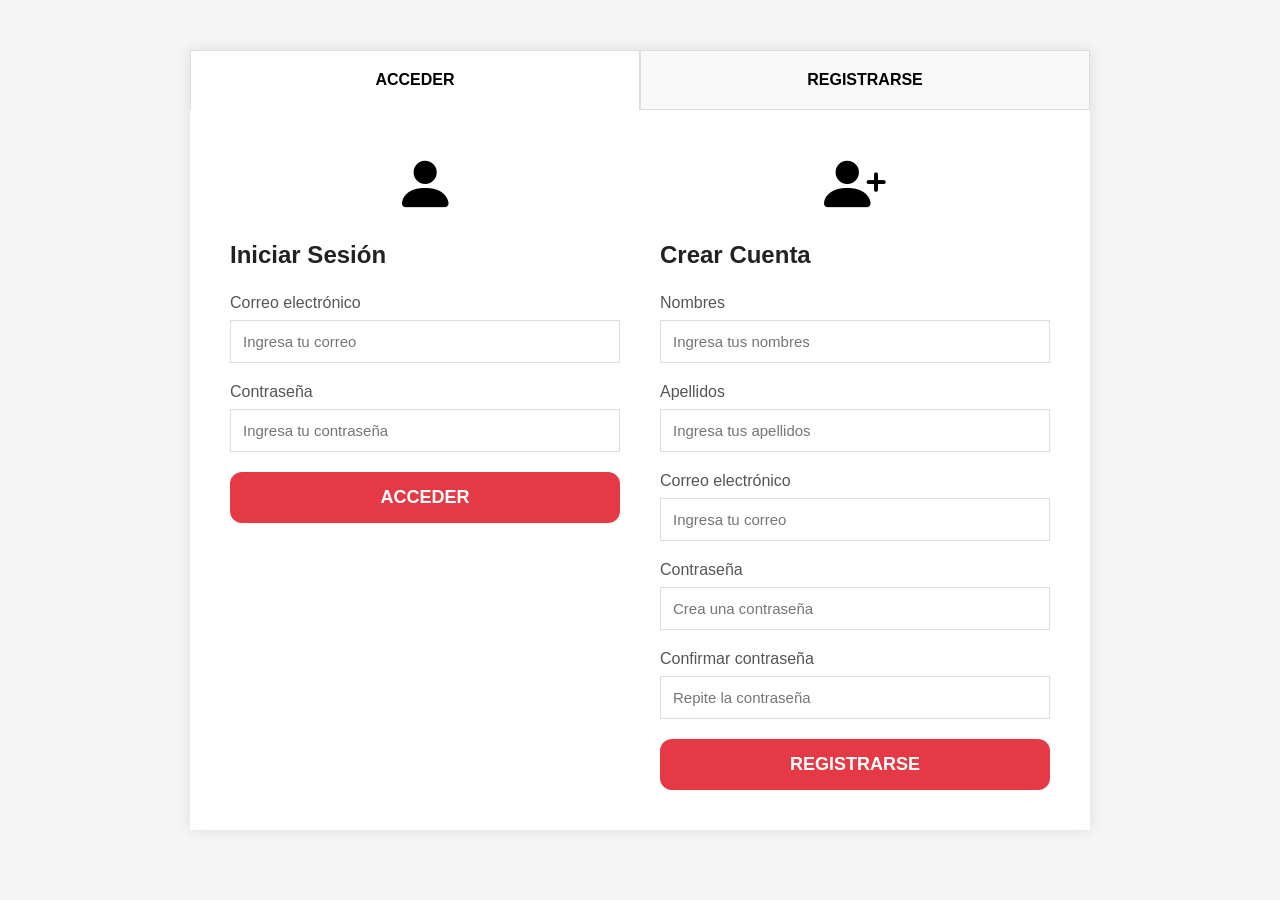
<file: iniciarSesion.html>
<!DOCTYPE html>
<html lang="es">
<head>
<meta charset="UTF-8">
<meta name="viewport" content="width=device-width, initial-scale=1.0">
<title>Mi Cuenta | Urban Style</title>
<link rel="stylesheet" href="https://cdn.jsdelivr.net/npm/bootstrap-icons@1.11.3/font/bootstrap-icons.min.css">
<style>
*{
    margin:0;
    padding:0;
    box-sizing:border-box;
    font-family: Arial, sans-serif;
}

body{
    background:#f5f5f5;
}

.contenedor{
    max-width:900px;
    margin:50px auto;
    background:#fff;
    box-shadow:0 0 15px rgba(0,0,0,0.1);
}

.tabs{
    display:flex;
}

.tab{
    width:50%;
    text-align:center;
    padding:20px;
    font-weight:bold;
    border:1px solid #ddd;
    background:#f8f8f8;
}

.activo{
    background:#fff;
    border-bottom:none;
}

.formularios{
    display:flex;
    flex-wrap:wrap;
    padding:40px;
    gap:40px;
}

.formulario{
    flex:1;
    min-width:300px;
}

.formulario h2{
    margin-bottom:25px;
    color:#222;
}

label{
    display:block;
    margin-bottom:8px;
    color:#555;
}

input{
    width:100%;
    padding:12px;
    border:1px solid #ddd;
    margin-bottom:20px;
    font-size:15px;
}

button{
    width:100%;
    padding:15px;
    background:#e63946;
    color:#fff;
    border:none;
    cursor:pointer;
    font-size:18px;
    font-weight:bold;
    transition:.3s;
    border-radius: 12px;
}

button:hover{
    background:#c1121f;
}

.logo-usuario{
    text-align:center;
    margin-bottom:20px;
    font-size: 62px;
}



@media(max-width:768px){
    .formularios{
        flex-direction:column;
    }
}
</style>
</head>
<body>

<div class="contenedor">

    <div class="tabs">
        <div class="tab activo">ACCEDER</div>
        <div class="tab">REGISTRARSE</div>
    </div>

    <div class="formularios">

        <!-- LOGIN -->
        <div class="formulario">

            <div class="logo-usuario">
                <i class="bi bi-person-fill "></i>
            </div>

            <h2>Iniciar Sesión</h2>

            <label>Correo electrónico</label>
            <input type="email" placeholder="Ingresa tu correo">

            <label>Contraseña</label>
            <input type="password" placeholder="Ingresa tu contraseña">

            <a href="index.html"><button>ACCEDER</button></a>

        </div>

        <!-- REGISTRO -->
        <div class="formulario">

            <div class="logo-usuario">
                <i class="bi bi-person-plus-fill icono-cuenta"></i>
            </div>
            <h2>Crear Cuenta</h2>
            

            <label>Nombres</label>
            <input type="text" placeholder="Ingresa tus nombres">

            <label>Apellidos</label>
            <input type="text" placeholder="Ingresa tus apellidos">

            <label>Correo electrónico</label>
            <input type="email" placeholder="Ingresa tu correo">

            <label>Contraseña</label>
            <input type="password" placeholder="Crea una contraseña">

            <label>Confirmar contraseña</label>
            <input type="password" placeholder="Repite la contraseña">

            <a href="#"><button>REGISTRARSE</button></a>

        </div>

    </div>

</div>

</body>
</html>
</file>
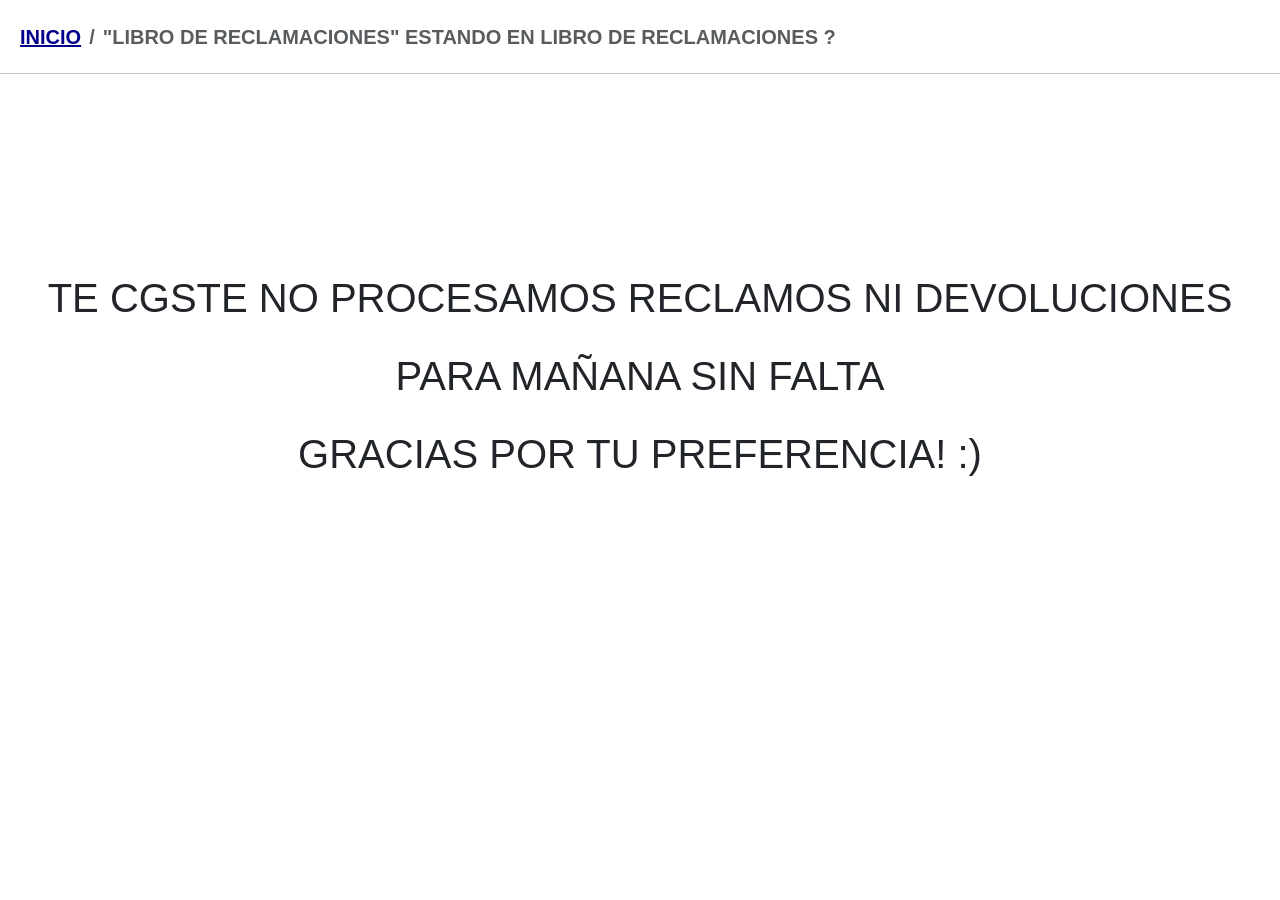
<file: Libro.html>
<!doctype html>
<html lang="en">

<head>
  <meta charset="UTF-8" />
  <meta name="viewport" content="width=device-width, initial-scale=1.0" />
  <link rel="stylesheet" href="catalogo/css/styles.css" />
  <link rel="stylesheet" href="catalogo/css/home/footers.css">
  <link rel="stylesheet" href="catalogo/css/home/nav.css">
  <link rel="stylesheet" href="catalogo/css/home/banner.css" />
  <link rel="stylesheet" href="catalogo/css/catalogo/Catalogo.css" />

  <!-- ELENEX icons y css -->
  <link rel="stylesheet" href="https://cdnjs.cloudflare.com/ajax/libs/font-awesome/6.0.0/css/all.min.css">
  <link rel="stylesheet" href="https://elenexperu.com/css/tokens.css?v=1781292889">
  <link rel="stylesheet" href="https://elenexperu.com/css/motion.css?v=1781292889">
  <!-- Fonts -->
  <link href="https://fonts.googleapis.com/css2?family=Bebas+Neue&family=Oswald:wght@400;600&display=swap"
    rel="stylesheet">
  <link href="https://cdn.jsdelivr.net/npm/bootstrap@5.3.8/dist/css/bootstrap.min.css" rel="stylesheet"
    integrity="sha384-sRIl4kxILFvY47J16cr9ZwB07vP4J8+LH7qKQnuqkuIAvNWLzeN8tE5YBujZqJLB" crossorigin="anonymous" />
  <link rel="stylesheet" href="https://cdn.jsdelivr.net/npm/bootstrap-icons@1.11.3/font/bootstrap-icons.min.css" />
  <link href="https://fonts.googleapis.com/css2?family=Poppins:wght@300;400;500;700;800&display=swap"
    rel="stylesheet" />
  <title>Urban Style</title>
</head>

<body>

  <!-- para zona de ubicación actual -->
  <nav style="--bs-breadcrumb-divider: '/';" aria-label="breadcrumb">
    <ol class="breadcrumb container-xxl">
      <li class="breadcrumb-item"><a href="index.html">INICIO</a></li>
      <li class="breadcrumb-item active" aria-current="page">"LIBRO DE RECLAMACIONES" ESTANDO EN LIBRO DE RECLAMACIONES ?</li>
    </ol>
  </nav>
  <hr>
  <div>
    <h1 style="text-align: center; margin-top: 200px;">TE CGSTE NO PROCESAMOS RECLAMOS NI DEVOLUCIONES</h1>
    <h1 style="text-align: center; margin-top: 30px;">PARA MAÑANA SIN FALTA</h1>
    <h1 style="text-align: center; margin-top: 30px;">GRACIAS POR TU PREFERENCIA! :)</h1>
  </div>

  <script src="https://cdn.jsdelivr.net/npm/bootstrap@5.3.8/dist/js/bootstrap.bundle.min.js"
    integrity="sha384-FKyoEForCGlyvwx9Hj09JcYn3nv7wiPVlz7YYwJrWVcXK/BmnVDxM+D2scQbITxI"
    crossorigin="anonymous"></script>
  <script src="catalogo/carrito.js"></script>
</body>

</html>
</file>
<file: catalogo/css/styles.css>
@import url('https://fonts.googleapis.com/css2?family=Akatab:wght@400;500;600;700;800;900&family=Iceberg&family=Inter:ital,opsz,wght@0,14..32,100..900;1,14..32,100..900&family=Montserrat:ital,wght@0,100..900;1,100..900&family=Noto+Sans+Khmer:wght@100..900&family=Poppins:ital,wght@0,100;0,200;0,300;0,400;0,500;0,600;0,700;0,800;0,900;1,100;1,200;1,300;1,400;1,500;1,600;1,700;1,800;1,900&display=swap');

html{
    scroll-behavior: smooth;
}
*{
    margin:0;
    padding: 0;
    box-sizing: border-box;
}
body{
    font-family: 'Poppins', sans-serif;
}

a:-webkit-any-link {
    cursor: pointer;
}

.menu a{
    text-decoration: none;
    color: black;
    font-size: 14px;
    font-weight: bold;
}
.nav-links a.active, .nav-links a:hover {
    color: black; /* Acento dorado del botón 'Ver catálogo' */
}

/*===== PRODUCTOS ====*/

.titulo-productos{
    text-align: center;
    font-size: 40px;
    font-weight: bold;
    margin-bottom: 50px;
}
.card-producto:hover img{
    transform: scale(1.08);
}
.card-producto:hover{
    transform: translateY(-10px);
    box-shadow: 0 0 40px rgba(0,0,0,.25);
}

.carrito-icono{
    position: relative;
    display: inline-block;
}

.carrito-icono{
    position: relative;
    display: inline-block;
}


/*estilo al icono del carrito*/


.iconos .carrito{
    transition: 0.8s;
}
.iconos .carrito:hover{
    transform: scale(1.1);
}

.cart-icon-container {
    position: relative;
}

#cart-count {
    position: absolute;
    top: -8px;
    right: -10px;
    background: red;
    color: white;
    width: 20px;
    height: 20px;
    border-radius: 50%;
    font-size: 12px;
    display: flex;
    justify-content: center;
    align-items: center;
    font-weight: bold;
} 

.breadcrumb-item{
    font-size: 20px;
    font-weight: 600;
    height: 35px;
    margin-top: 22px;
}

.breadcrumb-item a{
    margin-left: 20px;
    font-size: 20px;
    font-weight: 700;
    color: darkblue;
}
.categoria-producto {
    display: block;
    margin-top: 15px;
    margin-left: 10px;
    margin-bottom: 4px;
    font-size: 13px;
    font-weight: 800;
    color: #dba00b;
    letter-spacing: 1px;
    text-transform: uppercase;
}
/* ===== ---------PÁGINA NOSOTROS---------------- ===== */

.hero-nosotros {
    background-color: #161819;
    color: white;
    padding: 90px 0 80px 0;
}

.breadcrumb-nosotros {
    display: flex;
    gap: 14px;
    margin-bottom: 25px;
    font-size: 15px;
    font-weight: 700;
}

.breadcrumb-nosotros a {
    color: #f5b400;
    text-decoration: none;
}

.breadcrumb-nosotros span {
    color: white;
}
/*************HERO NOSOTROS**************/
.hero-nosotros h1 {
    font-size: 72px;
    font-weight: 900;
    letter-spacing: 6px;
    margin-bottom: 20px;
    font-family: 'Bebas Neue', 'Oswald', sans-serif;
}
.hero-nosotros-inicio {
    background-color: #161819;
    color: white;
    padding: 20px 0 4px 0;
}

.hero-nosotros-inicio h1 {
    font-size: 72px;
    font-weight: 900;
    letter-spacing: 6px;
    margin-bottom: 20px;
    text-align: center;
    font-family: 'Bebas Neue', 'Oswald', sans-serif;
}
.hero-nosotros p {
    font-size: 18px;
    max-width: 700px;
}

.nosotros-contenido {
    padding: 80px 0;
    background-color: #f8f6ef;
}

.img-nosotros {
    width: 100%;
    height: 360px;
    object-fit: cover;
    border-radius: 28px;
    display: block;
}

.subtitulo-nosotros {
    color: #d99b00;
    font-size: 14px;
    font-weight: 900;
    letter-spacing: 4px;
}

.nosotros-contenido h2 {
    margin-top: 15px;
    margin-bottom: 28px;
    font-size: 56px;
    font-weight: 900;
    line-height: 1.1;
    letter-spacing: 3px;
    color: #374151;
    font-family: 'Bebas Neue', 'Oswald', sans-serif;
}

.nosotros-contenido p {
    color: #4b5563;
    font-size: 16px;
    line-height: 1.7;
}

.tarjetas-nosotros {
    margin-top: 50px;
}

.card-nosotros {
    background-color: white;
    padding: 35px 30px;
    border-radius: 22px;
    min-height: 210px;
    border: 1px solid #e5e7eb;
    box-shadow: 0 10px 30px rgba(0,0,0,0.05);
}

.card-nosotros i {
    font-size: 30px;
    color: #d99b00;
    margin-bottom: 18px;
    display: inline-block;
}

.card-nosotros h3 {
    font-size: 28px;
    font-weight: 900;
    color: #374151;
    margin-bottom: 12px;
}

.card-nosotros p {
    font-size: 15px;
    color: #4b5563;
    margin: 0;
}

/* Responsive */
@media (max-width: 768px) {
    .hero-nosotros {
        padding: 70px 0 55px 0;
        text-align: center;
    }

    .breadcrumb-nosotros {
        justify-content: center;
    }

    .hero-nosotros h1 {
        font-size: 46px;
        letter-spacing: 3px;
    }

    .hero-nosotros p {
        font-size: 15px;
    }

    .nosotros-contenido {
        padding: 50px 0;
        text-align: center;
    }

    .img-nosotros {
        height: 280px;
    }

    .nosotros-contenido h2 {
        font-size: 38px;
    }

    .card-nosotros {
        text-align: center;
    }
}
@media (max-width:768px){

    .menu{
        display: none;
    }
    
    .navbar{
        display:flex;
        justify-content:space-between;
        align-items:center;
        padding:10px 15px;
    }
    .logo img{
        height:60px;
    }

    .iconos{
        display:flex;
        gap:12px;
        margin-top:0;
    }
    
}
</file>
<file: catalogo/css/home/footers.css>
/* para contenedor de footer */
.footer {
    color: var(--paper);
    margin-top: auto;
    background-color: black;
}
.footer-col{
    margin-block: 20px;
    margin-left: 15px;
}

.footer-col a {
    color: var(--ash);
    text-decoration: none;
    transition: color var(--dur-1) var(--ease-out);
}

.footer-col a:hover {
    color: var(--paper);
}

.pie-intermedio {
    background-color: black;
    color: #fff;
}

.footer-col ul li i {
    width: 18px;
    text-align: center;
    
}

.footer-col ul li {
    display: flex;
    align-items: center;
    gap: var(--space-2xs);
    margin-bottom: var(--space-xs);
    font-family: var(--font-body);
    font-size: var(--step--1);
    color: var(--ash);
}

/* 1° parde del footer */
.footer-container {
    color: #fff;
    display: grid;
    grid-template-columns: repeat(auto-fit, minmax(220px, 1fr));
    max-width: var(--container);
    margin-inline: auto;
}

.footer-text {
    font-family: var(--font-body);
    font-size: var(--step--1);
    line-height: var(--leading-body);
    color: var(--ash);
    margin: 0 0 var(--space-s);
    max-width: 34ch;
}

.footer-container ul {
    list-style: none;
    padding: 0;
    margin: 0;
}
.redes{
    display: flex;
    gap: var(--space-s);
}
.redes a {
    color: var(--paper);
    font-size: 22px;
    transition: opacity var(--dur-1) var(--ease-out);
}
.footer-col h3 {
    font-family: var(--font-display);
    font-size: var(--step-1);
    letter-spacing: var(--tracking-display);
    text-transform: uppercase;
    margin: 0 0 var(--space-s);
}

.payment-logos {
    display: flex;
    flex-wrap: wrap;
    gap: var(--space-2xs);
    align-items: center;
}

.payment-logos img {
    width: 50px;
    height: 30px;
    object-fit: contain;
    background: var(--paper);
    padding: 4px 8px;
    border-radius: 7px;
}

.libro-img {
    width: 124px;
    height: auto;
    margin-top: var(--space-2xs);
}

/* 2° parde del footer === terminos y condiciones */

.container-creditos {
    color: #F0F0EB;
    max-width: var(--container);
    padding-top: 50px;
    border-top: 1px solid rgba(255, 255, 255, 0.16);
    display: flex;
    align-items: center;
    justify-content: space-between;
    flex-wrap: wrap;
    gap: var(--space-xs);
    background-color: black;
}

.container-creditos >div {
    display: flex;
    flex-wrap: wrap;
    margin-bottom: 1rem;
    gap: var(--space-m);
}

.container-creditos a {
    color: #F0F0EB;
    font-weight: 400;
    justify-content: space-between;
    text-decoration: none;
    font-family: var(--font-body);
    font-size: var(--step--1);
    color: var(--ash);
    text-decoration: none;
    transition: color var(--dur-1) var(--ease-out);
}

.container-creditos p {
    font-family: var(--font-body);
    font-size: var(--step--1);
    display: block;
    font-weight: 380;
}

.element.style {
    color: #fff;
}
.logo-negro{
    width: 50px;
    height: 30px;
    margin-right: 5px;
}
@media (max-width: 768px) {
    .container-creditos {
        flex-direction: column;
        text-align: center;
    }

    .container-creditos>div {
        justify-content: center;
    }

}
</file>
<file: catalogo/css/home/nav.css>
/* para zona de navegacion */
.navbar-togglerr{
    margin-left: 15px;
    margin-top: 0px;
    height: 55px;
    width: 55px;
    font-size: 35px;
    border-radius: 10px;
}
.navbar-nav-desplegable {
    --bs-nav-link-padding-x: 0;
    --bs-nav-link-padding-y: 0.5rem;
    --bs-nav-link-font-weight: ;
    --bs-nav-link-color: var(--bs-navbar-color);
    --bs-nav-link-hover-color: var(--bs-navbar-hover-color);
    --bs-nav-link-disabled-color: var(--bs-navbar-disabled-color);
    display: flex;
    flex-direction: column;
    padding-left: 0;
    margin-bottom: 0;
    list-style: none;
}
.navbar{
    display:flex;
    justify-content: center;
    align-items:center;
    padding:0 30px;
    margin-top: 85px;
    justify-content: space-around;
}
.nav-superior{
    margin-top: 40px;
    display: flex;
    align-items: center;
    justify-content: space-between;
}
.offcanvas-header{
    margin-top: 30px;
}
.d-flex{
    gap: 10px;
}
.mini-carrusel {
    position: fixed;
    top: 0;
    left: 0;
    width: 100%;
    height: var(--promo-h);
    overflow: hidden;
    background: var(--ink);
    display: flex;
    align-items: center;
    z-index: calc(var(--z-header) + 100);
}
.carrusel-track {
    display: flex;
    width: 300%;
    transition: transform 0.5s ease-in-out;
    justify-content: center;
}
.carrusel-item p {
    text-align: center;
    margin: 0;
    color: var(--paper);
    font-family: var(--font-body);
    font-size: var(--step--1);
    letter-spacing: var(--tracking-label);
    text-transform: uppercase;
    line-height: 1;
}

/*************************************/
.marca-header {
    display: flex;
    flex-direction: column;
    align-items: center;
    justify-content: center;
    text-decoration: none;
}

.brand-logo {
    height: 78px;
    width: 200PX;
    max-width: 100%;
    display: block;
    margin: 0 auto;
}

.brand-name {
    margin-top: 3px;
    font-size: 28px;
    font-weight: 600;
    letter-spacing: 8px;
    color: #1f2933;
    text-decoration: none;
    font-family: 'Bebas Neue', 'Oswald', sans-serif;
}

.marca-header:hover .brand-name {
    color: #1f2933;
}
/************************************/

.iconos{
    display: flex;
    align-items: center;
    gap: 40px;
    justify-content: end;
}
.navbar-toggler-icon{
    width: 40px;
    height: 40px;
}
.iconos img{
    width: 40px;
    height: 40px;
    cursor: pointer;
}
.lupa{
    width: 40px;
    height: 40px;
    cursor: pointer;
}
/*------enlaces-------*/
.navbar-nav{
    display: flex;
    width: 100%;
    justify-content: space-between;
    margin-top: 96px;
}
#contador-carrito{
    position: absolute;
    top: -8px;
    right: -10px;
    background: red;
    color: white;
    width: 20px;
    height: 20px;
    border-radius: 50%;
    font-size: 12px;
    display: flex;
    justify-content: center;
    align-items: center;
    font-weight: bold;
} 
.nav-link{
    font-size: 50px;
    margin-top: 5px;
    margin-left: 10px;
    margin-right: 10px;
    letter-spacing: 4px;
}
</file>
<file: catalogo/css/home/banner.css>
.banner {
    height: 40rem;
    /* min-height: calc(100vh - 80px); */
    position: relative;
    overflow: hidden;
}

.carousel-inner {
    min-width: clamp(10rem, 40vh, 20rem);
    height: 40rem;
    /* min-height: clamp(10rem, 40vh, 20rem); */
    display: flex;
    color: var(--paper);

}

/* .banner img{
    width: 100%;
    height: 100%;
    object-fit: cover;
    display: block;
} */
.carousel-item img {
    width: 100%;
    height: 100%;
    object-fit: cover;
    object-position: center center;
}

/*========== SLIDE 1 ==========*/
.contenido-banner {
    position: absolute;
    top: 50%;
    left: 50%;
    transform: translate(-50%, -50%);
    text-align: center;
    color: white;
}

.contenido-banner h1 {
    font-size: 100px;
    margin-bottom: 20px;
}

.contenido-banner p {
    font-size: 30px;
    margin-bottom: 30px;
}

.contenido-banner button {
    padding: 18px 40px;
    background: #D5A019;
    border: none;
    font-size: 20px;
    font-weight: bold;
    cursor: pointer;
}

.flechas {
    position: absolute;
    top: 50%;
    left: 0;
    width: 100%;
    display: flex;
    justify-content: space-between;
    padding: 0 30px;
    transform: translateY(-50%);
}

.flechas span {
    font-size: 50px;
    color: white;
    cursor: pointer;
}

.indicadores {
    position: absolute;
    bottom: 20px;
    left: 50%;
    transform: translateX(-50%);
    display: flex;
    gap: 10px;
}

.punto {
    width: 12px;
    height: 12px;
    background: white;
    border-radius: 50%;
}

.punto.activo {
    background: #D5A019;
}

/*========== SLIDE 2 ==========*/
.oferta {
    position: absolute;
    top: 50%;
    right: 120px;
    transform: translateY(-50%);
    width: 450px;
    background: rgba(0, 0, 0, .45);
    padding: 40px;
    color: white;
    z-index: 10;
}

.oferta h1 {
    font-size: 70px;
    margin-bottom: 20px;
}

.oferta h2 {
    font-size: 40px;
    margin-bottom: 20px;
}

.oferta span {
    color: #D5A019;
    font-size: 60px;
    font-weight: bold;
}

.oferta p {
    font-size: 22px;
    line-height: 1.8;
    margin-bottom: 30px;
}

.oferta button {
    background: #D5A019;
    padding: 18px 40px;
    border: none;
    font-size: 20px;
    font-weight: bold;
    cursor: pointer;
}

/*======= SLIDE 2 ======*/
.coleccion {
    position: absolute;
    top: 50%;
    left: 120px;
    transform: translateY(-50%);
    width: 450px;
    color: white;
    z-index: 10;
}

.coleccion h1 {
    font-size: 25px;
    margin-bottom: 30px;
}

.coleccion button {
    background: #D5A019;
    padding: 18px 40px;
    border: none;
    font-size: 20px;
    font-weight: bold;
    cursor: pointer;
}

.coleccion button:hover {
    background: #C58F0B;
}

.carousel {
    margin-bottom: 0;
}

.carousel-item {
    min-height: calc(100vh - 70px);
}

.carousel-caption {
    /* left: auto; */
    /* right: auto; */
    top: 45%;
    align-items: center;
    transform: translateY(-50%);
    text-align: center;
    /* width: 500px; */
    /* padding: 30px; */
}

.carousel-caption h1 {
    font-size: 90px;
    font-weight: 800;
    letter-spacing: 4px;
    text-transform: uppercase;
    text-shadow: 0 5px 20px rgba(0, 0, 0, .7);
}

.carousel-caption p {
    font-size: 28px;
    margin-top: 20px;
    font-weight: 300;
    letter-spacing: 1px;
    bottom: 20%;
}

.btn-urban {
    display: inline-block;
    text-decoration: none;
    color: white;
    background: linear-gradient(135deg, #D5A019, #f0c542);
    border: none;
    margin-top: 30px;
    border-radius: 15px;
    padding: 18px 45px;
    font-size: 18px;
    font-weight: 700;
    transition: .4s;
}

.btn-urban:hover {
    transform: translateY(-5px);
    box-shadow: 0 10px 20px rgba(213, 160, 25, .5);
}

.carousel-item::before {
    content: "";
    position: absolute;
    inset: 0;
    background: rgba(0, 0, 0, .45);
}



.btn-urban:hover {
    transform: translateY(-5px);
    box-shadow: 0 15px 30px rgba(213, 160, 25, .5);
}

.menu a {
    position: relative;
    font-size: 16px;
    letter-spacing: 1px;
}

.menu a::after {
    content: '';
    position: absolute;
    left: 0;
    bottom: -8px;
    width: 0;
    height: 2px;
    background: #D5A019;
    transition: .3s;
}

.menu a:hover::after {
    width: 100%;
}

.carousel-item:nth-child(2) h1 {
    color: #FFD54A;
    text-shadow:
        0 0 10px rgba(255, 213, 74, .8),
        0 0 25px rgba(255, 213, 74, .6);
}

/*======= SLIDE 3 ======*/
.coleccion-slide h1 {
    font-size: 70px;
    line-height: 1;
    max-width: 500px;
}

.coleccion-slide {
    text-align: left;
    left: 8%;
    right: auto;
    width: 500px;
}

.coleccion-slide .btn-urban {
    background: linear-gradient(135deg, #D5A019, #FFD54A);
    box-shadow: 0 8px 20px rgba(213, 160, 25, .5);
}
</file>
<file: catalogo/css/catalogo/Catalogo.css>
.catalogo {
    padding: 15px 0 60px;
    background: #f8f8f8;
}
.row-catalogo h2{
    display: none;
}

/* para zona de filtos con botones */
.seccion-filtros{
    display: flex;
    background-color: #161819;

}
.row-filtro{
    display: flex;
    margin: auto;
    margin-block-end: 10px;
}
.nav-filter-btn{
    scroll-margin-block-start: 100px;
    display: block;
    background-color: #ccc;
    font-size: 24px;
    border-radius: 25px;
    text-decoration: none;
}
.nav-filter-btn p{
    margin-top: 20PX;
    font-size: 20px;
    text-align: center;
    color: #000;
    font-weight: 600;
}
.card-producto h3 {
    margin-top: 15px;
    margin-left: 10px;
    font-size: 22px;
}

.precio {
    font-size: 24px;
    font-weight: bold;
    color: #D5A019;
    margin: 18px 0;
    margin-left: 10px;
}

.card-producto button {
    padding: 12px 25px;
    background: #D5A019;
    border: none;
    color: white;
    font-weight: bold;
    cursor: pointer;
    border-radius: 5px;
}

.card-producto button:hover {
    background: #c58f0b;
}

.productos {
    background: var(--paperblack);
    margin-top: 0;
    padding: 60px 0;
}

.titulo-catalogo {
    text-align: center;
    font-size: 55px;
    font-weight: 800;
    margin-bottom: 60px;
    margin-top: 0px;
}

.promo-banner {
    background: linear-gradient(135deg, #1f1f39, #000);
    color: white;
    text-align: center;
    padding: 80px 20px;
}

.promo-banner h1 {
    font-size: 60px;
    font-weight: 900;
    margin-bottom: 15px;
}

.promo-banner p {
    font-size: 24px;
}

.precio-antiguo {
    text-decoration: line-through;
    color: #999;
    font-size: 20px;
    margin-left: 10px;
    margin-top: 12px;
}

.badge-descuento {
    position: absolute;
    top: 15px;
    right: 15px;
    background: #ff3b30;
    color: white;
    padding: 8px 12px;
    border-radius: 20px;
    font-size: 14px;
    font-weight: bold;
}

.card-producto img {
    height: 320px;
    object-fit: contain;
    border-radius: 10px;
    display: block;
    margin: 0 auto;
    transition: .5s;
}


.card-producto {
    border: none;
    background: white;
    border-radius: 20px;
    overflow: hidden;
    box-shadow: 0 5px 15px rgba(0, 0, 0, .15);
    transition: .3s;
    margin-top: 20px;
}

/* para el completado */

/*sidebar del carrito----------------------------------*/
.cart-sidebar {
    position: fixed;
    top: 0;
    right: -400px;
    /* Oculto por defecto */
    width: 340px;
    height: 700px;
    background-color: #fff;
    box-shadow: -5px 0 15px rgba(19, 9, 9, 0.3);
    z-index: 1900;
    display: flex;
    flex-direction: column;
    transition: right 0.3s ease;
}

.cart-sidebar.open {
    right: 0;
    /* Desplegado */
}

.cart-header {
    padding: 14px;
    background-color: black;
    color: white;
    display: flex;
    box-shadow: 0 0 8px #333;
    justify-content: space-between;
    align-items: center;
}

.fa-notdog {
    cursor: pointer;
    font-size: 20px;
}

.cart-body {
    padding: 20px;
    flex-grow: 1;
    overflow-y: auto;
}

.cart-body .empty-message {
    text-align: center;
    font-size: 33px;
    font-weight: 600;
    color: #333;
}

.cart-item {
    display: flex;
    justify-content: space-between;
    align-items: center;
    margin-bottom: 15px;
    padding-bottom: 15px;
    border-bottom: 1px solid #eee;
}

/*generar efecto e estilo al icono limpiar*/
.remove-item-btn {
    color: rgb(188, 9, 9);
    cursor: pointer;
    font-size: 19px;
    transition: .5s;
}

.remove-item-btn:hover {
    transform: scale(1.3);
}

.cart-footer {
    padding: 20px;
    border-top: 1px solid #ccc;
    background-color: #f9f9f9;
}

.total-container {
    display: flex;
    justify-content: space-between;
    font-size: 18px;
    font-weight: 600;
    margin-bottom: 11px;
    letter-spacing: 1px;
}

/*--boton pago---*/
.checkout-btn {
    width: 100%;
    background-color: black;
    color: white;
    padding: 12px;
    border: none;
    border-radius: 3px;
    font-weight: 600;
    cursor: pointer;
    font-size: 18px;
    text-transform: uppercase;
    letter-spacing: 2px;
}

.checkout-btn:hover {
    background-color: #388eb9;
}

/*--para libro de reclamaciones---*/
* {
    margin: 0;
    padding: 0;
    box-sizing: border-box;
    font-family: Arial, sans-serif;
}
.contenedor {
    max-width: 900px;
    margin: 50px auto;
    background: #fff;
    padding: 40px;
    border-radius: 10px;
    box-shadow: 0 5px 15px rgba(0, 0, 0, .1);
}

.contenedor h1 {
    text-align: center;
    margin-bottom: 10px;
}

.contenedor p {
    text-align: center;
    margin-bottom: 30px;
    color: #666;
}

.contenedor form {
    display: grid;
    gap: 15px;
}

input,
select,
.contenedor textarea {
    width: 100%;
    padding: 12px;
    border: 1px solid #ccc;
    border-radius: 6px;
}

.contenedor textarea {
    resize: none;
}

.contenedor button {
    background: #d4a017;
    color: white;
    border: none;
    padding: 15px;
    border-radius: 6px;
    cursor: pointer;
    font-size: 16px;
}

.contenedor button:hover {
    background: #b88914;
}
</file>
